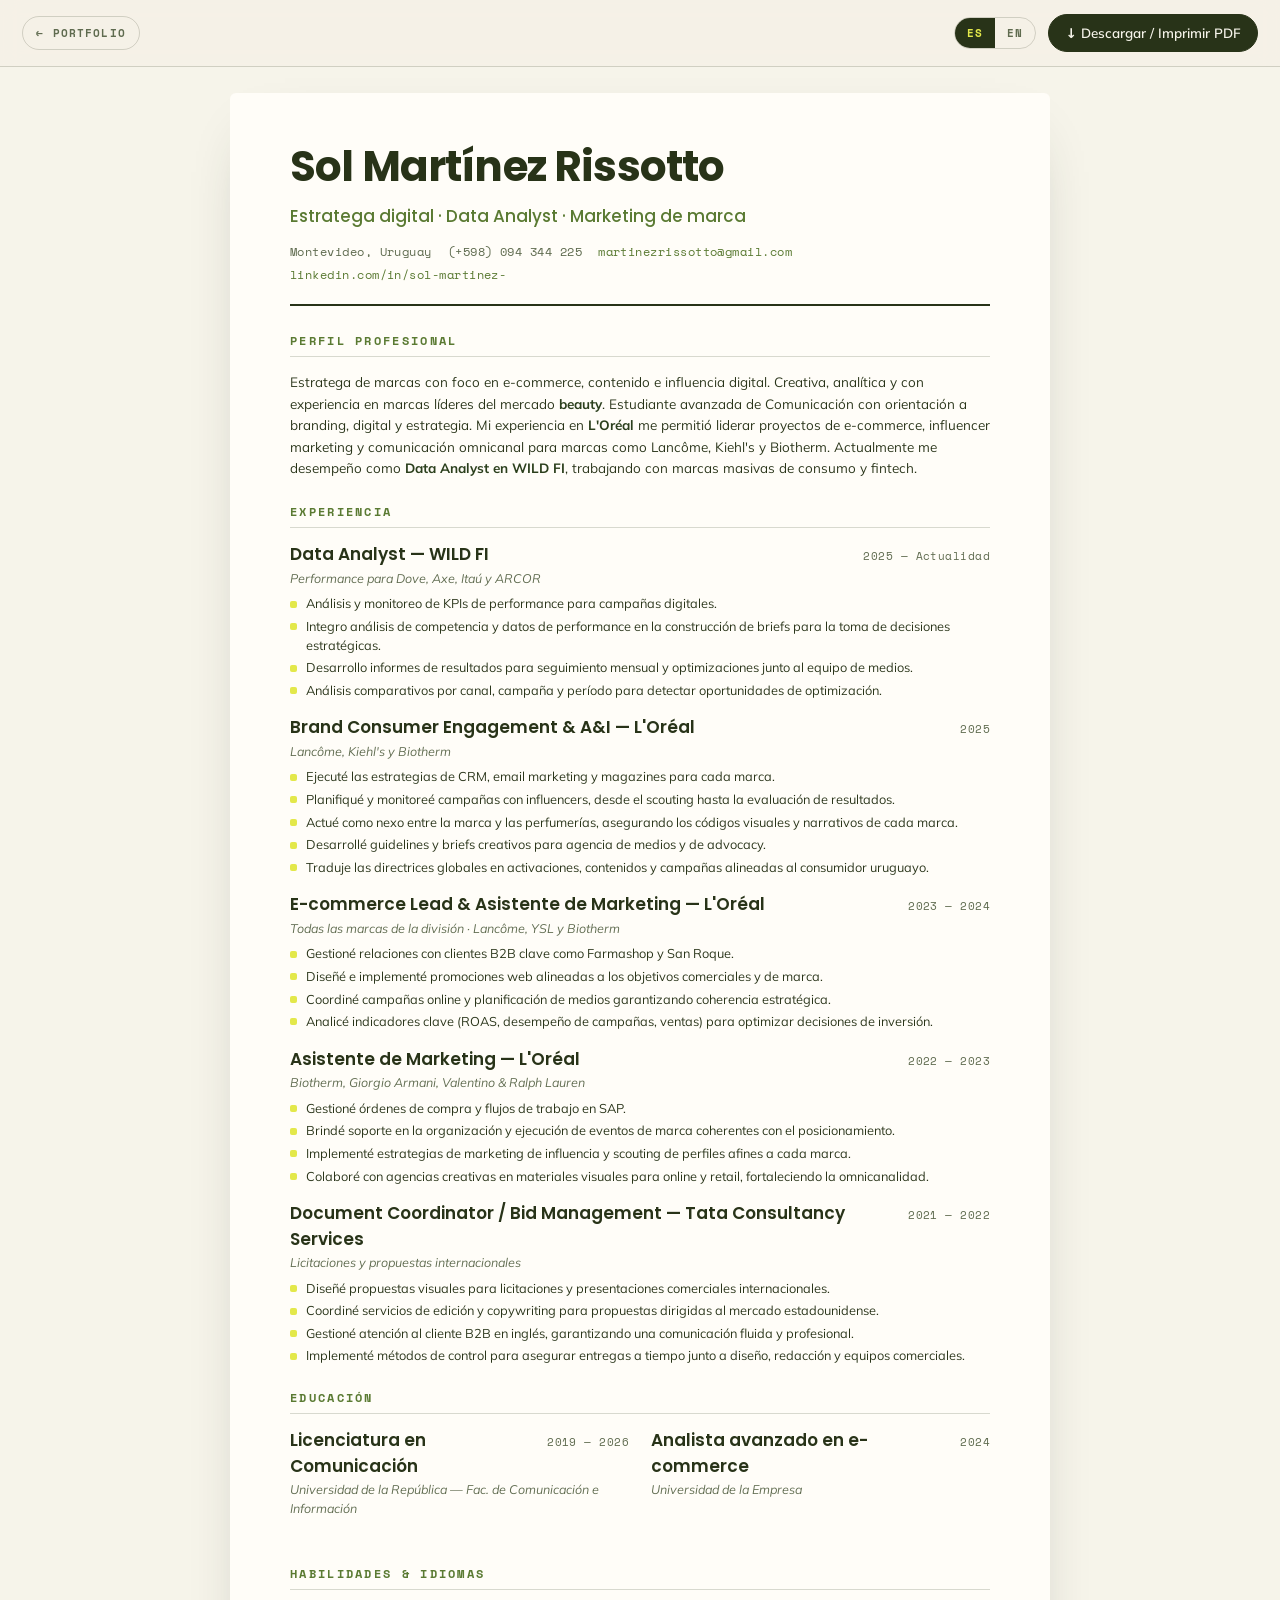
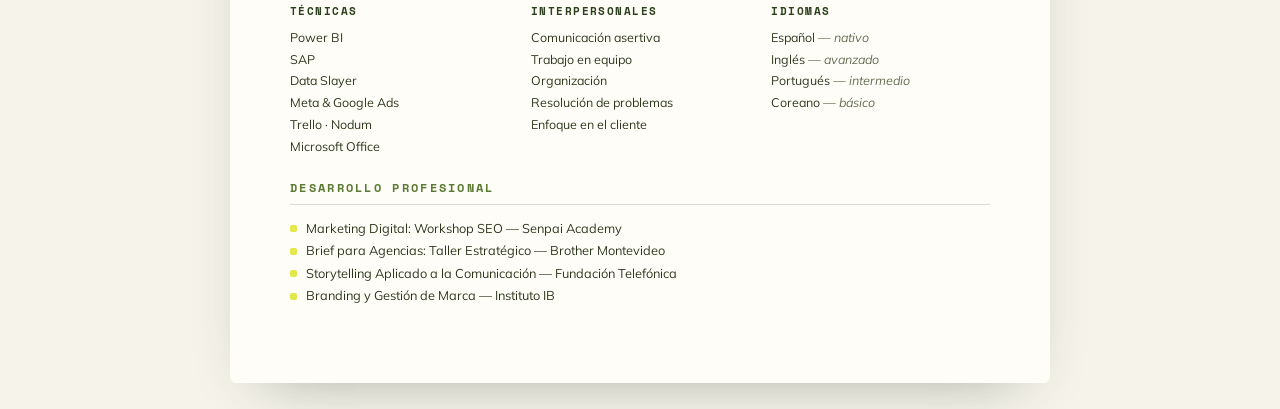
<file: cv.html>
<!DOCTYPE html>
<html lang="es">
<head>
<meta charset="UTF-8">
<meta name="viewport" content="width=device-width, initial-scale=1.0">
<title>Sol Martínez — CV</title>
<link rel="preconnect" href="https://fonts.googleapis.com">
<link rel="preconnect" href="https://fonts.gstatic.com" crossorigin>
<link href="https://fonts.googleapis.com/css2?family=Poppins:wght@400;500;600;700&family=Mulish:wght@300..700&family=Space+Mono:wght@400;700&display=swap" rel="stylesheet">
<style>
  :root{
    --dark:#2b3f1c; --accent:#5a7a32; --lime:#e3e84a; --ink:#283318; --soft:#5f6b4f;
    --bg:#f6f4ea; --line:rgba(40,51,24,.18);
    --serif:"Poppins",system-ui,sans-serif; --sans:"Mulish",system-ui,sans-serif;
    --mono:"Space Mono",monospace;
  }
  *{ box-sizing:border-box; }
  body{ margin:0; background:var(--bg); color:var(--ink); font-family:var(--sans);
    font-size:13.5px; line-height:1.5; -webkit-font-smoothing:antialiased; font-weight:380; }

  /* toolbar (screen only) */
  .bar{ position:sticky; top:0; z-index:10; display:flex; align-items:center; justify-content:space-between;
    gap:16px; padding:14px 22px; background:rgba(246,241,231,.9); backdrop-filter:blur(10px);
    border-bottom:1px solid var(--line); }
  .bar__r{ display:flex; align-items:center; gap:12px; }
  .bar a, .bar button{ font-family:var(--sans); font-size:.84rem; font-weight:600; cursor:pointer;
    border-radius:999px; padding:.7em 1.2em; border:1px solid var(--line); background:transparent;
    color:var(--ink); transition:.2s; text-decoration:none; }
  .bar button.print{ background:var(--ink); color:var(--bg); border-color:var(--ink); }
  .bar button.print:hover{ background:var(--accent); border-color:var(--accent); }
  .bar a:hover{ border-color:var(--ink); }
  .bar .back{ font-family:var(--mono); font-size:.7rem; letter-spacing:.1em; text-transform:uppercase; color:var(--soft); }
  .langcv{ display:inline-flex; border:1px solid var(--line); border-radius:999px; overflow:hidden; }
  .langcv button{ border:0; border-radius:0; padding:7px 12px; font-family:var(--mono); font-size:.66rem;
    letter-spacing:.1em; background:transparent; color:var(--soft); }
  .langcv button.on{ background:var(--ink); color:var(--lime); }

  /* page */
  .page{ max-width:820px; margin:26px auto; background:#fffdf8; padding:54px 60px;
    box-shadow:0 24px 60px -34px rgba(36,48,41,.45); border-radius:6px; }

  header.cvh{ border-bottom:2px solid var(--ink); padding-bottom:20px; margin-bottom:26px; }
  .cvh h1{ font-family:var(--serif); font-size:42px; line-height:.95; margin:0 0 4px;
    letter-spacing:-.02em; font-weight:700; }
  .cvh .role{ font-family:var(--serif); font-weight:500; font-size:17px; color:var(--accent); margin-bottom:14px; }
  .cvh .meta{ font-family:var(--mono); font-size:.72rem; letter-spacing:.04em; color:var(--soft);
    display:flex; flex-wrap:wrap; gap:6px 16px; }
  .cvh .meta a{ color:var(--accent); text-decoration:none; }

  section{ margin-bottom:24px; }
  h2.sec{ font-family:var(--mono); font-size:.72rem; letter-spacing:.2em; text-transform:uppercase;
    color:var(--accent); margin:0 0 14px; padding-bottom:7px; border-bottom:1px solid var(--line); }
  .lead{ font-size:13.5px; line-height:1.6; color:var(--ink); }
  .lead b{ color:var(--dark); }

  .entry{ margin-bottom:16px; }
  .entry__top{ display:flex; justify-content:space-between; align-items:baseline; gap:14px; }
  .entry__top h3{ font-family:var(--serif); font-size:17px; margin:0; font-weight:600; }
  .entry__yr{ font-family:var(--mono); font-size:.7rem; letter-spacing:.04em; color:var(--soft); white-space:nowrap; }
  .entry__co{ font-size:12.5px; color:var(--soft); margin:1px 0 7px; font-style:italic; }
  ul.b{ list-style:none; margin:0; padding:0; display:grid; gap:4px; }
  ul.b li{ position:relative; padding-left:16px; font-size:12.8px; line-height:1.45; }
  ul.b li::before{ content:""; position:absolute; left:0; top:.5em; width:7px; height:7px;
    border-radius:2px; background:var(--lime); }

  .cols{ display:grid; grid-template-columns:1fr 1fr 1fr; gap:22px; }
  .cols h4{ font-family:var(--mono); font-size:.66rem; letter-spacing:.14em; text-transform:uppercase;
    color:var(--dark); margin:0 0 8px; }
  .cols ul{ list-style:none; margin:0; padding:0; display:grid; gap:3px; }
  .cols li{ font-size:12.5px; color:var(--ink); }
  .cols li span{ color:var(--soft); font-style:italic; }

  .two{ display:grid; grid-template-columns:1fr 1fr; gap:22px; }

  @media print{
    @page{ size:A4; margin:13mm; }
    body{ background:#fff; font-size:10.5px; }
    .bar{ display:none; }
    .page{ box-shadow:none; margin:0; max-width:none; padding:0; border-radius:0; background:#fff; }
    .cvh h1{ font-size:34px; }
    section{ margin-bottom:15px; break-inside:avoid; }
    .entry{ break-inside:avoid; }
  }
  @media (max-width:680px){
    .page{ padding:30px 22px; }
    .cols{ grid-template-columns:1fr; }
    .two{ grid-template-columns:1fr; }
    .cvh h1{ font-size:36px; }
  }
</style>
</head>
<body>

<div class="bar">
  <a class="back" href="index.html">← Portfolio</a>
  <div class="bar__r">
    <div class="langcv" role="group" aria-label="Idioma">
      <button data-lang="es" class="on">ES</button>
      <button data-lang="en">EN</button>
    </div>
    <button class="print" onclick="window.print()" data-es="↓ Descargar / Imprimir PDF" data-en="↓ Download / Print PDF">↓ Descargar / Imprimir PDF</button>
  </div>
</div>

<div class="page">
  <header class="cvh">
    <h1>Sol Martínez Rissotto</h1>
    <p class="role" data-es="Estratega digital · Data Analyst · Marketing de marca" data-en="Digital Strategist · Data Analyst · Brand Marketing">Estratega digital · Data Analyst · Marketing de marca</p>
    <div class="meta">
      <span>Montevideo, Uruguay</span>
      <span>(+598) 094 344 225</span>
      <a href="mailto:martinezrissotto@gmail.com">martinezrissotto@gmail.com</a>
      <a href="https://www.linkedin.com/in/sol-martinez-/" target="_blank" rel="noopener">linkedin.com/in/sol-martinez-</a>
    </div>
  </header>

  <section>
    <h2 class="sec" data-es="Perfil profesional" data-en="Professional profile">Perfil profesional</h2>
    <p class="lead"
       data-es="Estratega de marcas con foco en e-commerce, contenido e influencia digital. Creativa, analítica y con experiencia en marcas líderes del mercado <b>beauty</b>. Estudiante avanzada de Comunicación con orientación a branding, digital y estrategia. Mi experiencia en <b>L'Oréal</b> me permitió liderar proyectos de e-commerce, influencer marketing y comunicación omnicanal para marcas como Lancôme, Kiehl's y Biotherm. Actualmente me desempeño como <b>Data Analyst en WILD FI</b>, trabajando con marcas masivas de consumo y fintech."
       data-en="Brand strategist focused on e-commerce, content and digital influence. Creative, analytical and experienced with leading <b>beauty</b> brands. Advanced Communication student oriented toward branding, digital and strategy. My experience at <b>L'Oréal</b> let me lead e-commerce, influencer marketing and omnichannel communication projects for brands like Lancôme, Kiehl's and Biotherm. I currently work as a <b>Data Analyst at WILD FI</b>, with mass-consumer and fintech brands.">
      Estratega de marcas con foco en e-commerce, contenido e influencia digital. Creativa, analítica y con experiencia en marcas líderes del mercado <b>beauty</b>. Estudiante avanzada de Comunicación con orientación a branding, digital y estrategia. Mi experiencia en <b>L'Oréal</b> me permitió liderar proyectos de e-commerce, influencer marketing y comunicación omnicanal para marcas como Lancôme, Kiehl's y Biotherm. Actualmente me desempeño como <b>Data Analyst en WILD FI</b>, trabajando con marcas masivas de consumo y fintech.
    </p>
  </section>

  <section>
    <h2 class="sec" data-es="Experiencia" data-en="Experience">Experiencia</h2>

    <div class="entry">
      <div class="entry__top"><h3>Data Analyst — WILD FI</h3><span class="entry__yr" data-es="2025 — Actualidad" data-en="2025 — Present">2025 — Actualidad</span></div>
      <p class="entry__co" data-es="Performance para Dove, Axe, Itaú y ARCOR" data-en="Performance for Dove, Axe, Itaú &amp; ARCOR">Performance para Dove, Axe, Itaú y ARCOR</p>
      <ul class="b">
        <li data-es="Análisis y monitoreo de KPIs de performance para campañas digitales." data-en="Analysis and monitoring of performance KPIs for digital campaigns.">Análisis y monitoreo de KPIs de performance para campañas digitales.</li>
        <li data-es="Integro análisis de competencia y datos de performance en la construcción de briefs para la toma de decisiones estratégicas." data-en="I integrate competitive analysis and performance data into briefs to drive strategic decision-making.">Integro análisis de competencia y datos de performance en la construcción de briefs para la toma de decisiones estratégicas.</li>
        <li data-es="Desarrollo informes de resultados para seguimiento mensual y optimizaciones junto al equipo de medios." data-en="I build results reports for monthly tracking and optimizations alongside the media team.">Desarrollo informes de resultados para seguimiento mensual y optimizaciones junto al equipo de medios.</li>
        <li data-es="Análisis comparativos por canal, campaña y período para detectar oportunidades de optimización." data-en="Comparative analysis by channel, campaign and period to spot optimization opportunities.">Análisis comparativos por canal, campaña y período para detectar oportunidades de optimización.</li>
      </ul>
    </div>

    <div class="entry">
      <div class="entry__top"><h3>Brand Consumer Engagement &amp; A&amp;I — L'Oréal</h3><span class="entry__yr">2025</span></div>
      <p class="entry__co" data-es="Lancôme, Kiehl's y Biotherm" data-en="Lancôme, Kiehl's &amp; Biotherm">Lancôme, Kiehl's y Biotherm</p>
      <ul class="b">
        <li data-es="Ejecuté las estrategias de CRM, email marketing y magazines para cada marca." data-en="Ran the CRM, email marketing and magazine strategies for each brand.">Ejecuté las estrategias de CRM, email marketing y magazines para cada marca.</li>
        <li data-es="Planifiqué y monitoreé campañas con influencers, desde el scouting hasta la evaluación de resultados." data-en="Planned and monitored influencer campaigns, from scouting to results evaluation.">Planifiqué y monitoreé campañas con influencers, desde el scouting hasta la evaluación de resultados.</li>
        <li data-es="Actué como nexo entre la marca y las perfumerías, asegurando los códigos visuales y narrativos de cada marca." data-en="Acted as the link between brand and retailers, safeguarding each brand's visual and narrative codes.">Actué como nexo entre la marca y las perfumerías, asegurando los códigos visuales y narrativos de cada marca.</li>
        <li data-es="Desarrollé guidelines y briefs creativos para agencia de medios y de advocacy." data-en="Developed guidelines and creative briefs for media and advocacy agencies.">Desarrollé guidelines y briefs creativos para agencia de medios y de advocacy.</li>
        <li data-es="Traduje las directrices globales en activaciones, contenidos y campañas alineadas al consumidor uruguayo." data-en="Translated global guidelines into activations, content and campaigns aligned with the Uruguayan consumer.">Traduje las directrices globales en activaciones, contenidos y campañas alineadas al consumidor uruguayo.</li>
      </ul>
    </div>

    <div class="entry">
      <div class="entry__top"><h3 data-es="E-commerce Lead &amp; Asistente de Marketing — L'Oréal" data-en="E-commerce Lead &amp; Marketing Assistant — L'Oréal">E-commerce Lead &amp; Asistente de Marketing — L'Oréal</h3><span class="entry__yr">2023 — 2024</span></div>
      <p class="entry__co" data-es="Todas las marcas de la división · Lancôme, YSL y Biotherm" data-en="All division brands · Lancôme, YSL &amp; Biotherm">Todas las marcas de la división · Lancôme, YSL y Biotherm</p>
      <ul class="b">
        <li data-es="Gestioné relaciones con clientes B2B clave como Farmashop y San Roque." data-en="Managed relationships with key B2B clients such as Farmashop and San Roque.">Gestioné relaciones con clientes B2B clave como Farmashop y San Roque.</li>
        <li data-es="Diseñé e implementé promociones web alineadas a los objetivos comerciales y de marca." data-en="Designed and implemented web promotions aligned with business and brand goals.">Diseñé e implementé promociones web alineadas a los objetivos comerciales y de marca.</li>
        <li data-es="Coordiné campañas online y planificación de medios garantizando coherencia estratégica." data-en="Coordinated online campaigns and media planning, ensuring strategic coherence.">Coordiné campañas online y planificación de medios garantizando coherencia estratégica.</li>
        <li data-es="Analicé indicadores clave (ROAS, desempeño de campañas, ventas) para optimizar decisiones de inversión." data-en="Analyzed key metrics (ROAS, campaign performance, sales) to optimize investment decisions.">Analicé indicadores clave (ROAS, desempeño de campañas, ventas) para optimizar decisiones de inversión.</li>
      </ul>
    </div>

    <div class="entry">
      <div class="entry__top"><h3 data-es="Asistente de Marketing — L'Oréal" data-en="Marketing Assistant — L'Oréal">Asistente de Marketing — L'Oréal</h3><span class="entry__yr">2022 — 2023</span></div>
      <p class="entry__co">Biotherm, Giorgio Armani, Valentino &amp; Ralph Lauren</p>
      <ul class="b">
        <li data-es="Gestioné órdenes de compra y flujos de trabajo en SAP." data-en="Managed purchase orders and workflows in SAP.">Gestioné órdenes de compra y flujos de trabajo en SAP.</li>
        <li data-es="Brindé soporte en la organización y ejecución de eventos de marca coherentes con el posicionamiento." data-en="Supported the organization and execution of brand events consistent with positioning.">Brindé soporte en la organización y ejecución de eventos de marca coherentes con el posicionamiento.</li>
        <li data-es="Implementé estrategias de marketing de influencia y scouting de perfiles afines a cada marca." data-en="Implemented influence marketing strategies and scouting of profiles aligned with each brand.">Implementé estrategias de marketing de influencia y scouting de perfiles afines a cada marca.</li>
        <li data-es="Colaboré con agencias creativas en materiales visuales para online y retail, fortaleciendo la omnicanalidad." data-en="Collaborated with creative agencies on visual materials for online and retail, strengthening omnichannel.">Colaboré con agencias creativas en materiales visuales para online y retail, fortaleciendo la omnicanalidad.</li>
      </ul>
    </div>

    <div class="entry">
      <div class="entry__top"><h3>Document Coordinator / Bid Management — Tata Consultancy Services</h3><span class="entry__yr">2021 — 2022</span></div>
      <p class="entry__co" data-es="Licitaciones y propuestas internacionales" data-en="International tenders and proposals">Licitaciones y propuestas internacionales</p>
      <ul class="b">
        <li data-es="Diseñé propuestas visuales para licitaciones y presentaciones comerciales internacionales." data-en="Designed visual proposals for international tenders and commercial presentations.">Diseñé propuestas visuales para licitaciones y presentaciones comerciales internacionales.</li>
        <li data-es="Coordiné servicios de edición y copywriting para propuestas dirigidas al mercado estadounidense." data-en="Coordinated editing and copywriting services for proposals aimed at the US market.">Coordiné servicios de edición y copywriting para propuestas dirigidas al mercado estadounidense.</li>
        <li data-es="Gestioné atención al cliente B2B en inglés, garantizando una comunicación fluida y profesional." data-en="Handled B2B client support in English, ensuring smooth and professional communication.">Gestioné atención al cliente B2B en inglés, garantizando una comunicación fluida y profesional.</li>
        <li data-es="Implementé métodos de control para asegurar entregas a tiempo junto a diseño, redacción y equipos comerciales." data-en="Implemented control methods to ensure on-time delivery alongside design, copy and commercial teams.">Implementé métodos de control para asegurar entregas a tiempo junto a diseño, redacción y equipos comerciales.</li>
      </ul>
    </div>
  </section>

  <section>
    <h2 class="sec" data-es="Educación" data-en="Education">Educación</h2>
    <div class="two">
      <div class="entry">
        <div class="entry__top"><h3 data-es="Licenciatura en Comunicación" data-en="BA in Communication">Licenciatura en Comunicación</h3><span class="entry__yr">2019 — 2026</span></div>
        <p class="entry__co" data-es="Universidad de la República — Fac. de Comunicación e Información" data-en="Universidad de la República — School of Communication &amp; Information">Universidad de la República — Fac. de Comunicación e Información</p>
      </div>
      <div class="entry">
        <div class="entry__top"><h3 data-es="Analista avanzado en e-commerce" data-en="Advanced E-commerce Analyst">Analista avanzado en e-commerce</h3><span class="entry__yr">2024</span></div>
        <p class="entry__co">Universidad de la Empresa</p>
      </div>
    </div>
  </section>

  <section>
    <h2 class="sec" data-es="Habilidades &amp; idiomas" data-en="Skills &amp; languages">Habilidades &amp; idiomas</h2>
    <div class="cols">
      <div>
        <h4 data-es="Técnicas" data-en="Technical">Técnicas</h4>
        <ul>
          <li>Power BI</li><li>SAP</li><li>Data Slayer</li><li>Meta &amp; Google Ads</li><li>Trello · Nodum</li><li>Microsoft Office</li>
        </ul>
      </div>
      <div>
        <h4 data-es="Interpersonales" data-en="Interpersonal">Interpersonales</h4>
        <ul>
          <li data-es="Comunicación asertiva" data-en="Assertive communication">Comunicación asertiva</li><li data-es="Trabajo en equipo" data-en="Teamwork">Trabajo en equipo</li><li data-es="Organización" data-en="Organization">Organización</li><li data-es="Resolución de problemas" data-en="Problem solving">Resolución de problemas</li><li data-es="Enfoque en el cliente" data-en="Client focus">Enfoque en el cliente</li>
        </ul>
      </div>
      <div>
        <h4 data-es="Idiomas" data-en="Languages">Idiomas</h4>
        <ul>
          <li data-es="Español <span>— nativo</span>" data-en="Spanish <span>— native</span>">Español <span>— nativo</span></li><li data-es="Inglés <span>— avanzado</span>" data-en="English <span>— advanced</span>">Inglés <span>— avanzado</span></li><li data-es="Portugués <span>— intermedio</span>" data-en="Portuguese <span>— intermediate</span>">Portugués <span>— intermedio</span></li><li data-es="Coreano <span>— básico</span>" data-en="Korean <span>— basic</span>">Coreano <span>— básico</span></li>
        </ul>
      </div>
    </div>
  </section>

  <section>
    <h2 class="sec" data-es="Desarrollo profesional" data-en="Professional development">Desarrollo profesional</h2>
    <ul class="b">
      <li data-es="Marketing Digital: Workshop SEO — Senpai Academy" data-en="Digital Marketing: SEO Workshop — Senpai Academy">Marketing Digital: Workshop SEO — Senpai Academy</li>
      <li data-es="Brief para Agencias: Taller Estratégico — Brother Montevideo" data-en="Briefing for Agencies: Strategy Workshop — Brother Montevideo">Brief para Agencias: Taller Estratégico — Brother Montevideo</li>
      <li data-es="Storytelling Aplicado a la Comunicación — Fundación Telefónica" data-en="Storytelling Applied to Communication — Fundación Telefónica">Storytelling Aplicado a la Comunicación — Fundación Telefónica</li>
      <li data-es="Branding y Gestión de Marca — Instituto IB" data-en="Branding &amp; Brand Management — Instituto IB">Branding y Gestión de Marca — Instituto IB</li>
    </ul>
  </section>
</div>

<script>
(function(){
  var STORE = "sm-lang";
  var nodes = document.querySelectorAll("[data-es]");
  var btns  = document.querySelectorAll(".langcv button");
  function apply(lang){
    document.documentElement.lang = lang;
    nodes.forEach(function(el){
      var v = el.getAttribute("data-" + lang);
      if (v != null) el.innerHTML = v;
    });
    btns.forEach(function(b){ b.classList.toggle("on", b.getAttribute("data-lang") === lang); });
    try { localStorage.setItem(STORE, lang); } catch(e){}
  }
  btns.forEach(function(b){
    b.addEventListener("click", function(){ apply(b.getAttribute("data-lang")); });
  });
  var saved = "es";
  try { saved = localStorage.getItem(STORE) || "es"; } catch(e){}
  apply(saved);
})();
</script>

</body>
</html>
</file>
